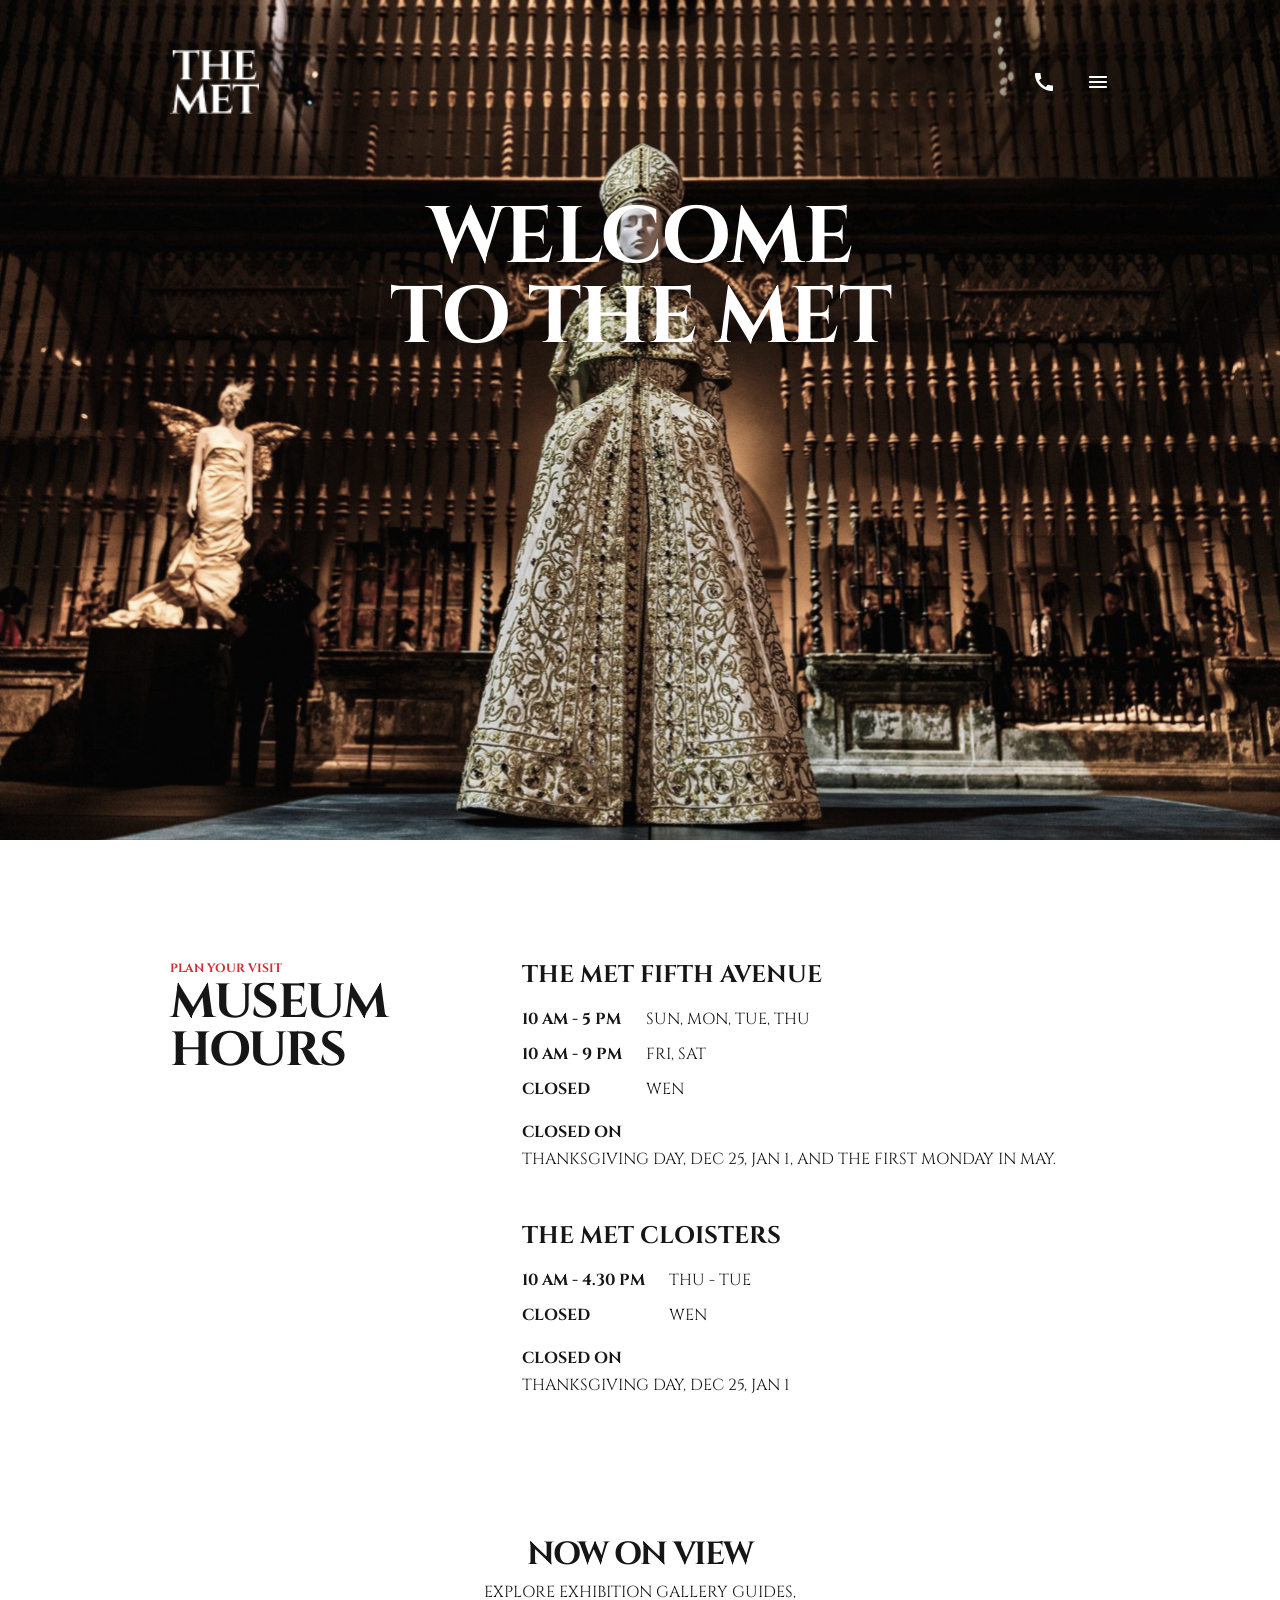
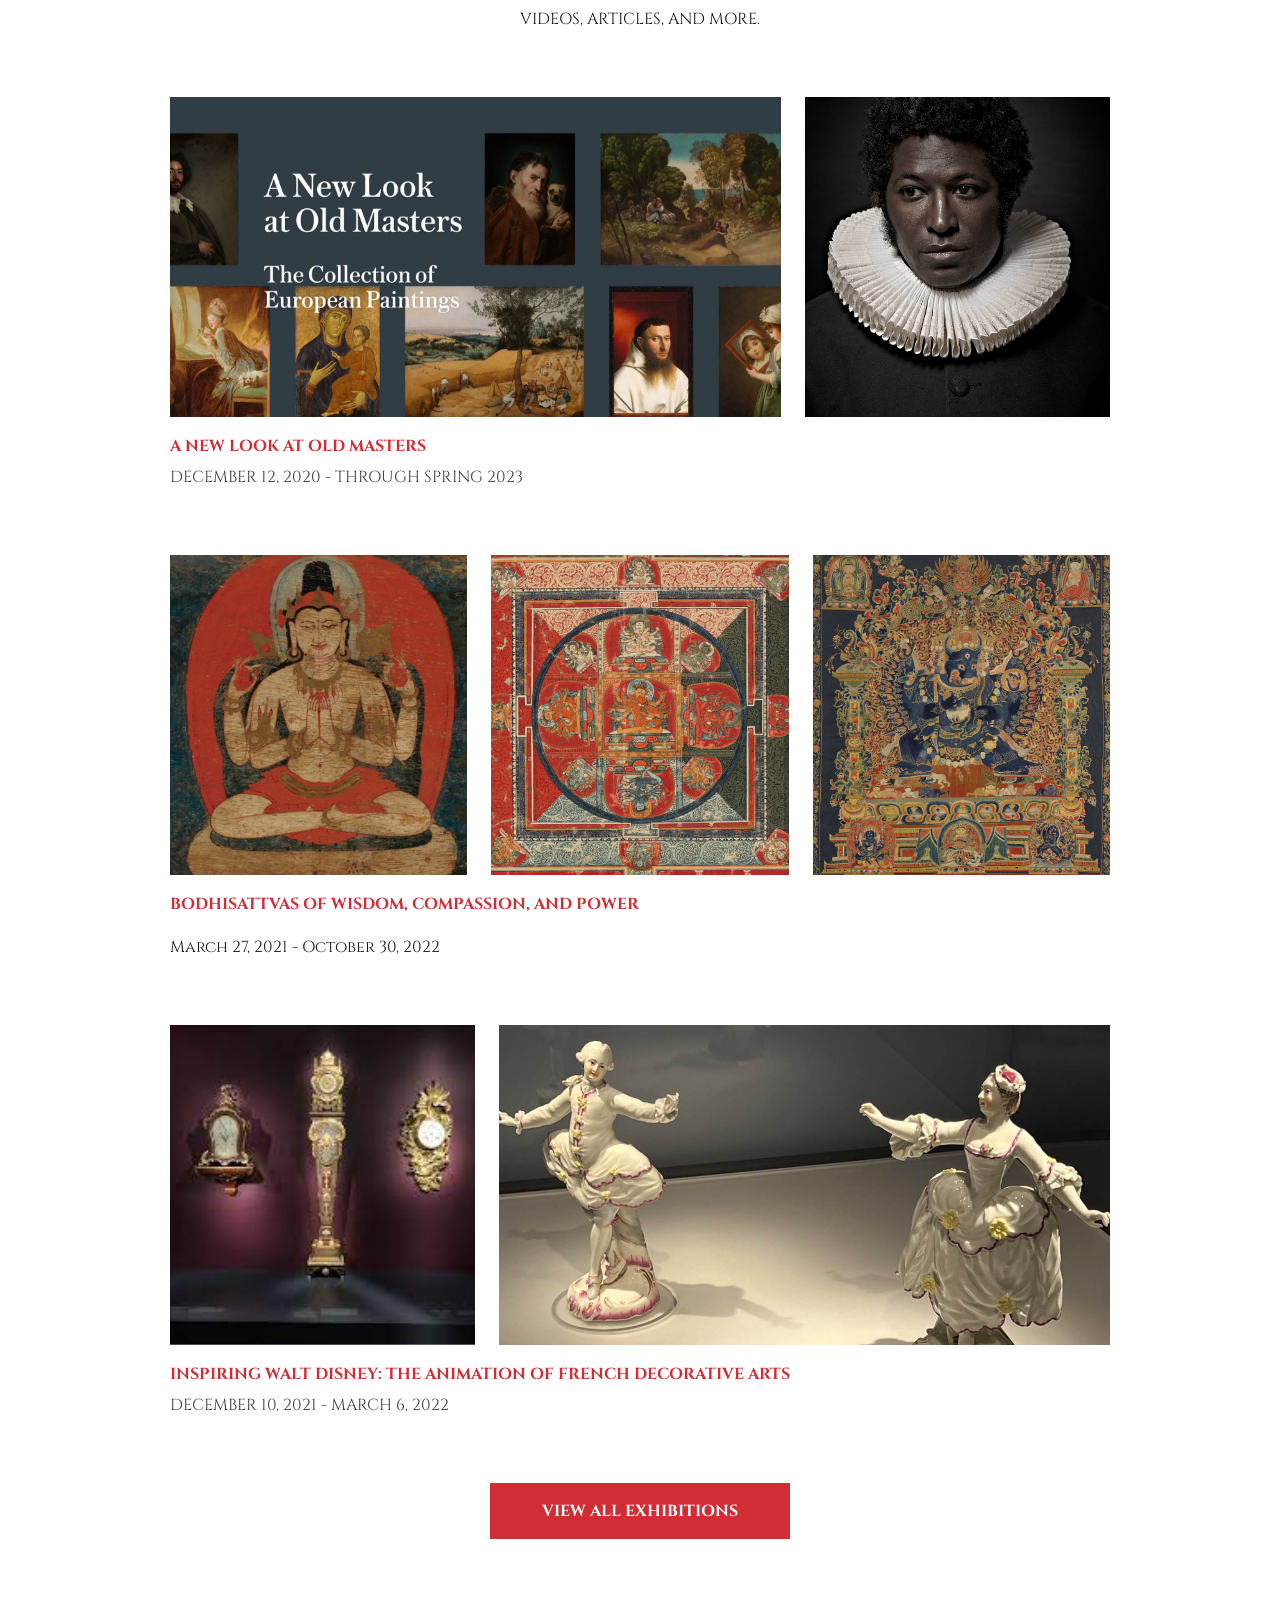
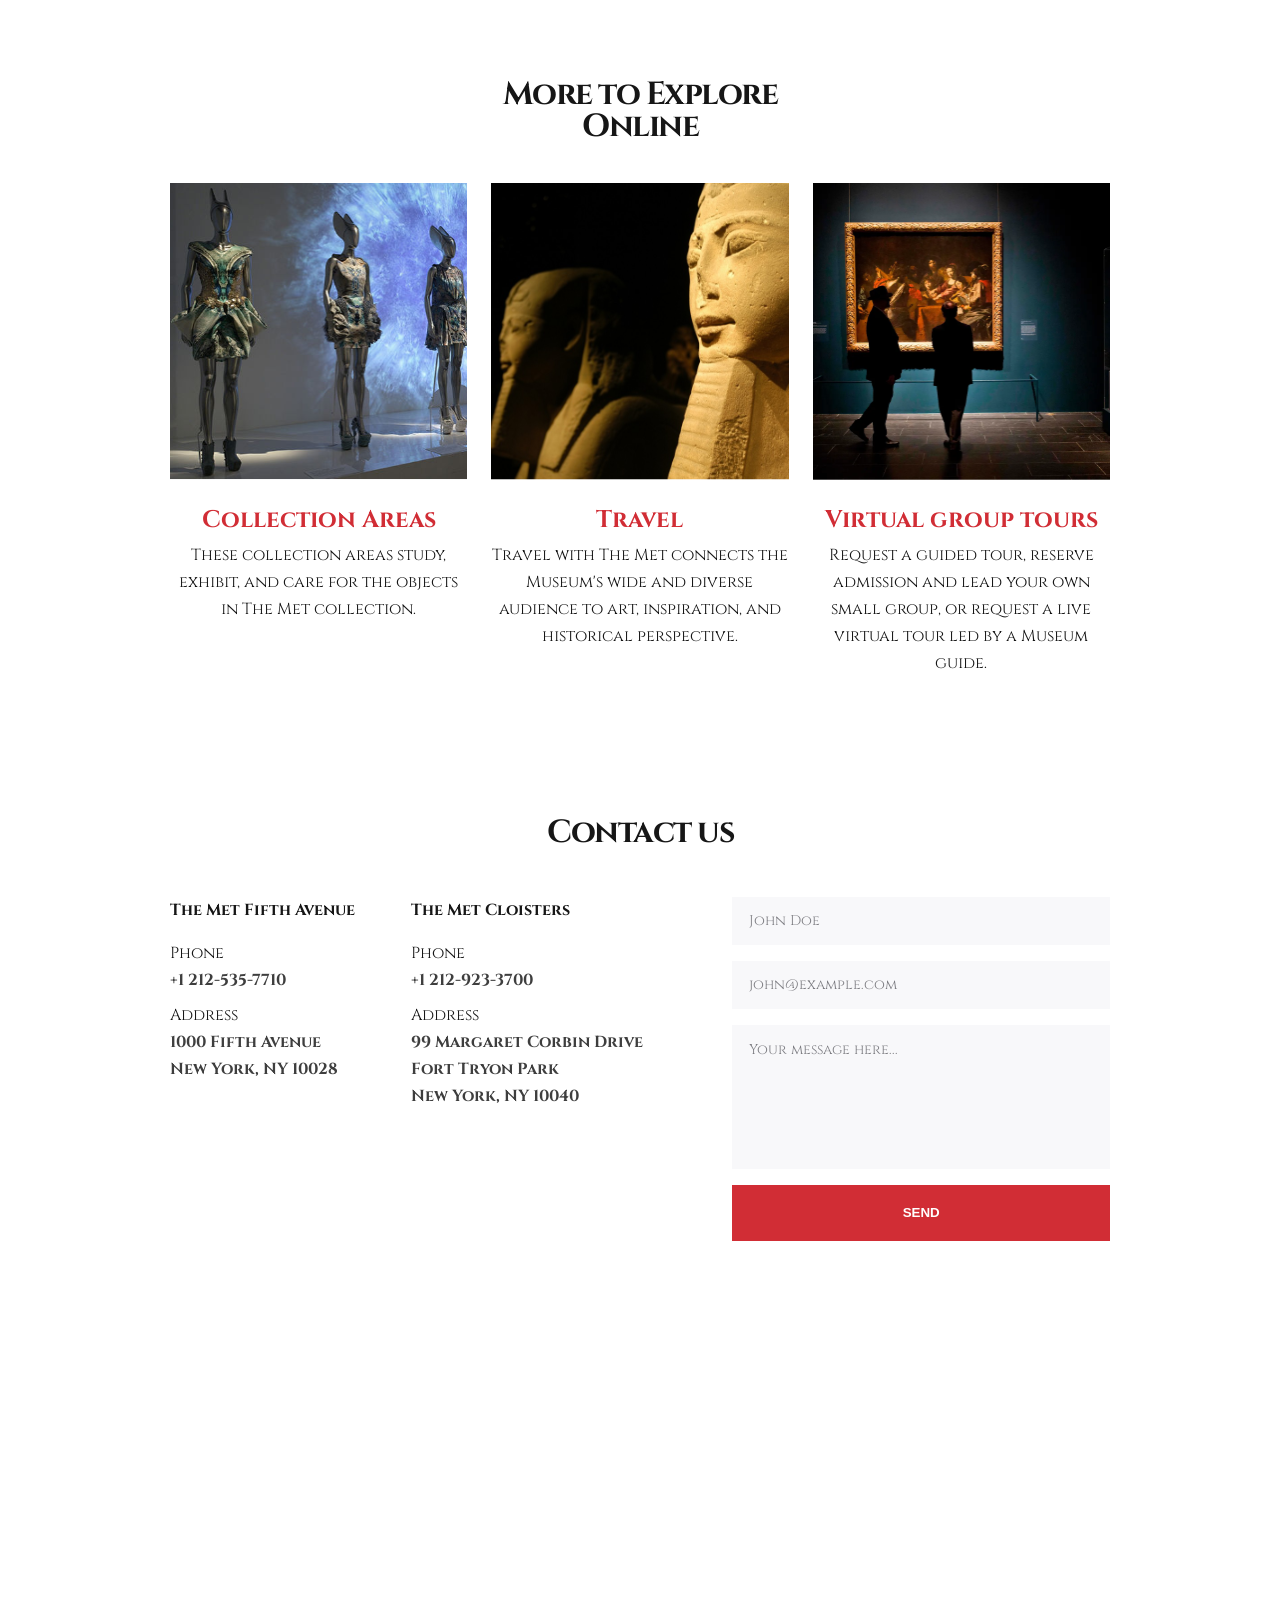
<file: index.html>
<!doctype html><html lang="en" class="page"><head><meta charset="utf-8"><meta name="viewport" content="width=device-width, initial-scale=1.0"><title>The MET</title><link rel="preconnect" href="https://fonts.googleapis.com"><link rel="preconnect" href="https://fonts.gstatic.com" crossorigin><link href="https://fonts.googleapis.com/css2?family=Cinzel:wght@400;700&display=swap" rel="stylesheet"><link rel="stylesheet" href="index.f1b5ea1b.css"><script src="index.cabb280d.js" defer></script><link rel="icon" type="image" href="the-met.ca2aa2a1.png"></head><body class="page__body"> <header class="header"> <div class="container"> <div class="header__content"> <div class="top-bar"> <a href="#home" class="logo"> <img src="the-met.ca2aa2a1.png" alt="The MET" class="logo__image"> </a> <div class="header__actions"> <div class="icon"> <div class="icon__tool"> <a href="tel:+12125357710" class="icon__phone">The Met Fifth Avenue<br>+1 212-535-7710</a> <a href="tel:+12129233700" class="icon__phone">The Met Cloisters<br>+1 212-923-3700</a> </div> </div> <a href="#menu" class="header__menu"></a> </div> </div> <h1 class="header__title" id="home"> Welcome<br>to The MET </h1> </div> </div> </header> <aside class="menu page__menu" id="menu"> <div class="container"> <div class="menu__content"> <div class="menu__top top-bar"> <a href="#home" class="logo"> <img src="the-met.ca2aa2a1.png" alt="The MET" class="logo__image"> </a> <a href="#home" class="menu__close"></a> </div> <nav class="nav nav__menu"> <ul class="nav__list"> <li class="nav__items"> <a class="nav__link" href="#home">Home</a> </li> <li class="nav__items"> <a class="nav__link" href="#about-us">About Us</a> </li> <li class="nav__items"> <a class="nav__link" href="#now-on-view">Now on view</a> </li> <li class="nav__items"> <a class="nav__link" href="#explore-online">Explore Online</a> </li> <li class="nav__items"> <a class="nav__link" href="#contacts">Contacts</a> </li> </ul> </nav> <ul class="burger__links"> <li> <a href="tel:+12125357710" class="nav__phone"> <span>The Met Fifth Avenue</span> +1 212-535-7710 </a> </li> <li> <a href="tel:+12129233700" class="nav__phone"> <span>The Met Cloisters</span> +1 212-923-3700 </a> </li> </ul> <a href="tel:+12125357710" class="nav__order"> call to order </a> </div> </div> </aside>   <main class="main"> <section class="about page__section" id="about-us"> <div class="container grid"> <div class="about__title"> <div class="about__title--hint">Plan your visit</div> <h2 class="about__title--text"> Museum <br> hours </h2> </div> <div class="about__content"> <h3 class="about__name">The Met Fifth Avenue</h3> <div class="about__schedule"> <div class="about__info"> <div class="about__item about__item--bold">10 am - 5 pm</div> <div class="about__item about__item--bold">10 am - 9 pm</div> <div class="about__item about__item--bold">Closed</div> </div> <div class="about__info"> <div class="about__item">Sun, Mon, Tue, Thu</div> <div class="about__item">Fri, Sat</div> <div class="about__item">Wen</div> </div> </div> <div class="about__item about__item--bold">Closed on</div> <p class="about__closed">Thanksgiving Day, Dec 25, Jan 1, and the first Monday in May.</p> <h3 class="about__name">The Met Cloisters</h3> <div class="about__schedule"> <div class="about__info"> <div class="about__item about__item--bold">10 am - 4.30 pm</div> <div class="about__item about__item--bold">Closed</div> </div> <div class="about__info"> <div class="about__item">Thu - Tue</div> <div class="about__item">Wen</div> </div> </div> <div class="about__item about__item--bold">Closed on</div> <p class="about__closed">Thanksgiving Day, Dec 25, Jan 1</p> </div> </div> </section>   <section class="page__section view" id="now-on-view"> <div class="container"> <h2 class="page__section--title">Now On View</h2> <p class="view__subtitle"> Explore exhibition gallery guides,<br> videos, articles, and more. </p> <article class="place place__masters"> <div class="place__gallery"> <a href="#" class="place__media"> <img src="a-new-look.90fe3d80.svg" alt="A New Look at Old Masters" class="place__photo"> </a> <a href="#" class="place__media"> <img src="old-master.2ca5bf12.svg" alt="Old Master Portrait" class="place__photo"> </a> </div> <a href="#" class="place__link"> A New Look at Old Masters </a> <p class="place__text">December 12, 2020 - Through Spring 2023</p> </article> <article class="place place__three"> <div class="place__gallery"> <a href="#" class="place__media"> <img src="bodhisattvas.02f44242.svg" alt="Bodhisattvas" class="place__photo"> </a> <a href="#" class="place__media"> <img src="compassion.2fc5017c.svg" alt="Compassion" class="place__photo"> </a> <a href="#" class="place__media"> <img src="power.6c499e96.svg" alt="Power" class="place__photo"> </a> </div> <a href="#" class="place__link"> Bodhisattvas of Wisdom, Compassion, and Power </a> <p class="view__schedule">March 27, 2021 - October 30, 2022</p> </article> <article class="place place__disney"> <div class="place__gallery"> <a href="#" class="place__media"> <img src="inspiring.e48a8b23.svg" alt="Inspiring Walt Disney" class="place__photo"> </a> <a href="#" class="place__media"> <img src="arts.ec538145.svg" alt="The Animation of French Decorative Arts" class="place__photo"> </a> </div> <a href="#" class="place__link"> Inspiring Walt Disney: The Animation of French Decorative Arts </a> <p class="place__text">December 10, 2021 - March 6, 2022</p> </article> <a href="#now-on-view" class="button"> View all exhibitions </a> </div> </section>   <section class="online page__section" id="explore-online"> <div class="container"> <h2 class="page__section--title page__section--title--online"> More to Explore Online </h2> <div class="grid online__grid"> <article class="online__card"> <a href="#" class="online__media"> <img src="collection-areas.aeee4a7e.svg" alt="Collection Areas" class="online__image"> </a> <a href="#" class="online__link"> Collection Areas </a> <p class="online__text">These collection areas study, exhibit, and care for the objects in The Met collection.</p> </article> <article class="online__card"> <a href="#" class="online__media"> <img src="travel.910d6be9.svg" alt="Travel" class="online__image"> </a> <a href="#" class="online__link"> Travel </a> <p class="online__text">Travel with The Met connects the Museum's wide and diverse audience to art, inspiration, and historical perspective.</p> </article> <article class="online__card"> <a href="#" class="online__media"> <img src="group-tour.87c7dd17.svg" alt="Virtual group tours" class="online__image"> </a> <a href="#" class="online__link"> Virtual group tours </a> <p class="online__text">Request a guided tour, reserve admission and lead your own small group, or request a live virtual tour led by a Museum guide.</p> </article> </div> </div> </section>   <section class="contacts page__section" id="contacts"> <div class="container"> <h2 class="page__section--title page__section--title--contacts"> Contact us </h2> <div class="contacts__block grid"> <div class="contacts__place contacts__place--1"> <h3 class="contacts__title">The Met Fifth Avenue</h3> <div class="contact__label">Phone</div> <a href="tel:+12125357710" class="contacts__link"> +1 212-535-7710 </a> <div class="contact__label">Address</div> <a href="https://maps.google.com/?q=1000+Fifth+Avenue,+New+York,+NY+10028" target="_blank" class="contacts__link"> 1000 Fifth Avenue <br> New York, NY 10028 </a> </div> <div class="contacts__place contacts__place--2"> <h3 class="contacts__title">The Met Cloisters</h3> <div class="contact__label">Phone</div> <a href="tel:+12129233700" class="contacts__link"> +1 212-923-3700 </a> <div class="contact__label">Address</div> <a href="https://maps.google.com/?q=99+Margaret+Corbin+Drive,+New+York,+NY+10040" target="_blank" class="contacts__link"> 99 Margaret Corbin Drive <br> Fort Tryon Park <br> New York, NY 10040 </a> </div> <div class="contacts__place contacts__place--3"> <form onsubmit="this.reset(); return false;"> <input class="contacts__field form__field" aria-label="Name" type="text" placeholder="John Doe" required> <input class="contacts__field form__field" aria-label="Email" type="email" placeholder="john@example.com" required> <textarea class="contacts__field form__field form__field--textarea" aria-label="Message" placeholder="Your message here..." required></textarea> <button type="submit" class="button"> Send </button> </form> </div> </div> </div> </section> </main>  <footer class="footer"> <div class="container footer__content"> <a href="#home" class="logo"> <img class="logo__image" src="the-met.ca2aa2a1.png" alt="The MET"> </a> </div> </footer> </body></html>
</file>
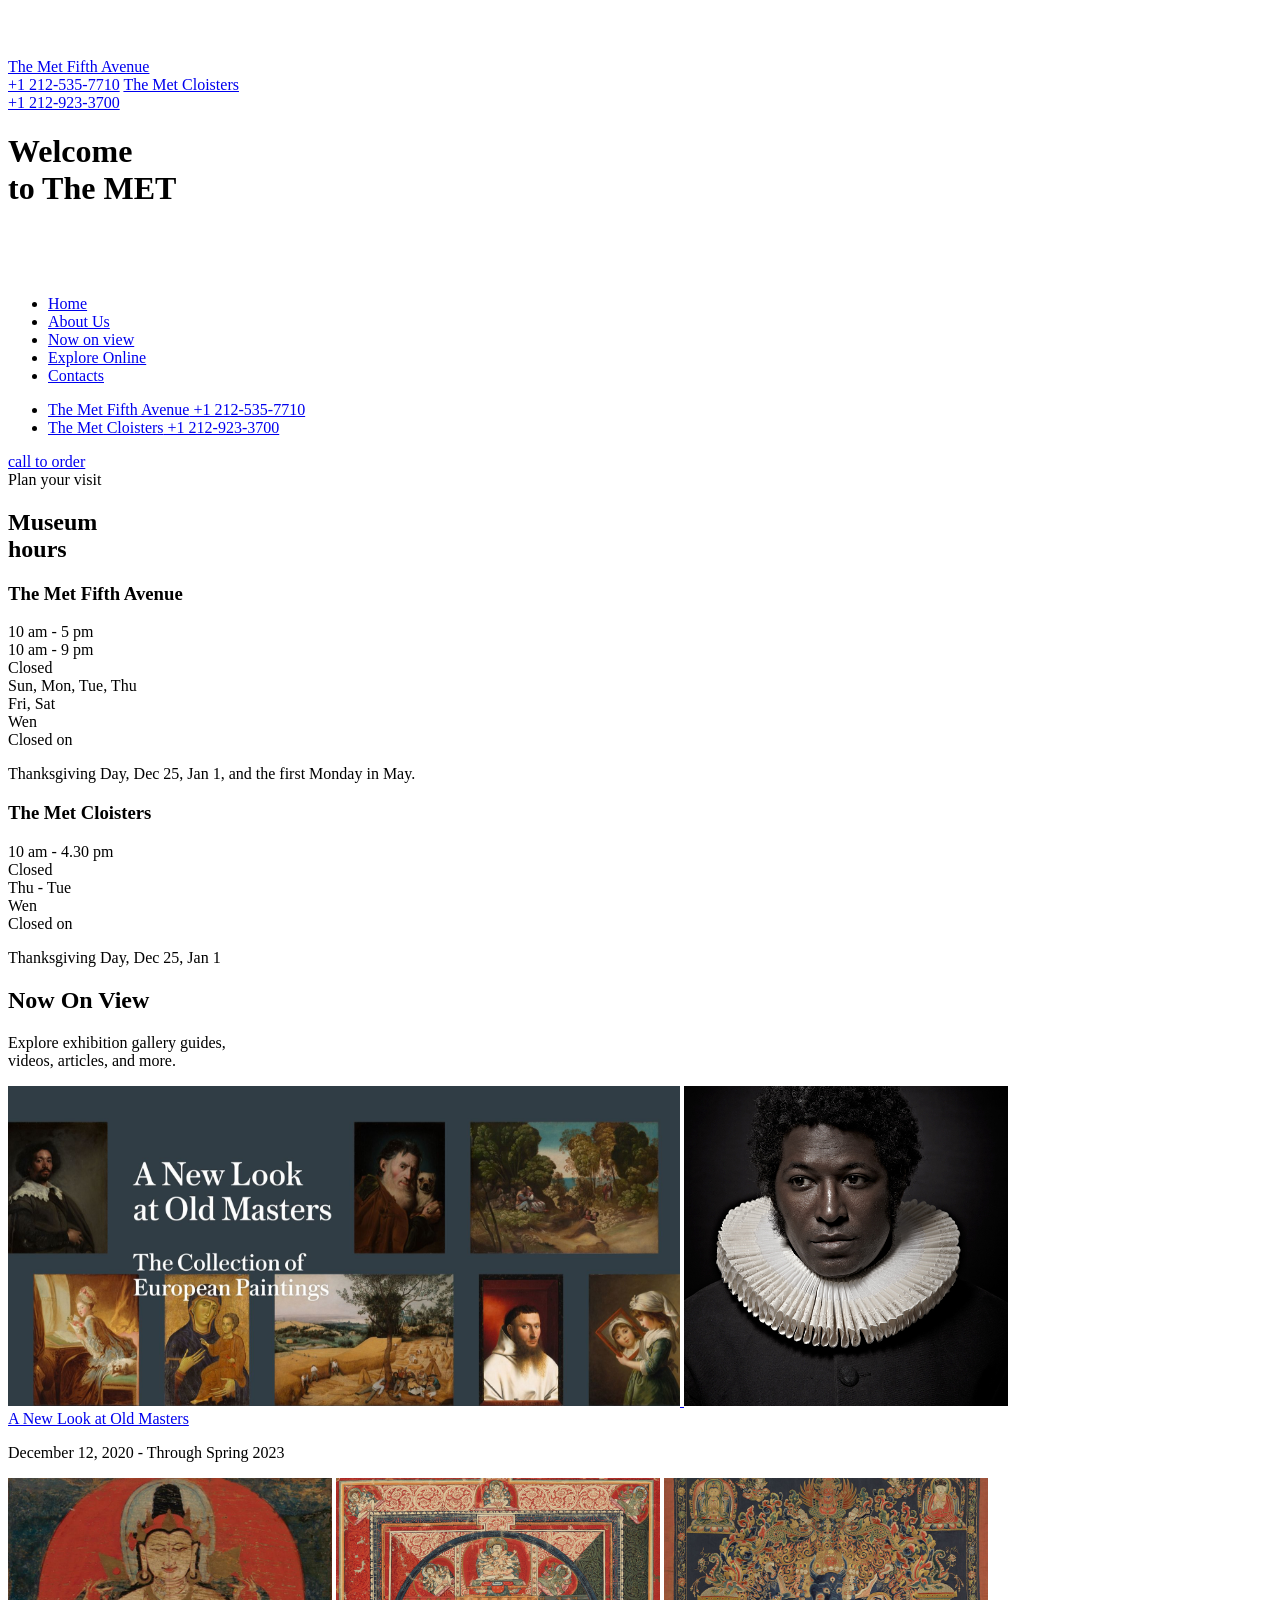
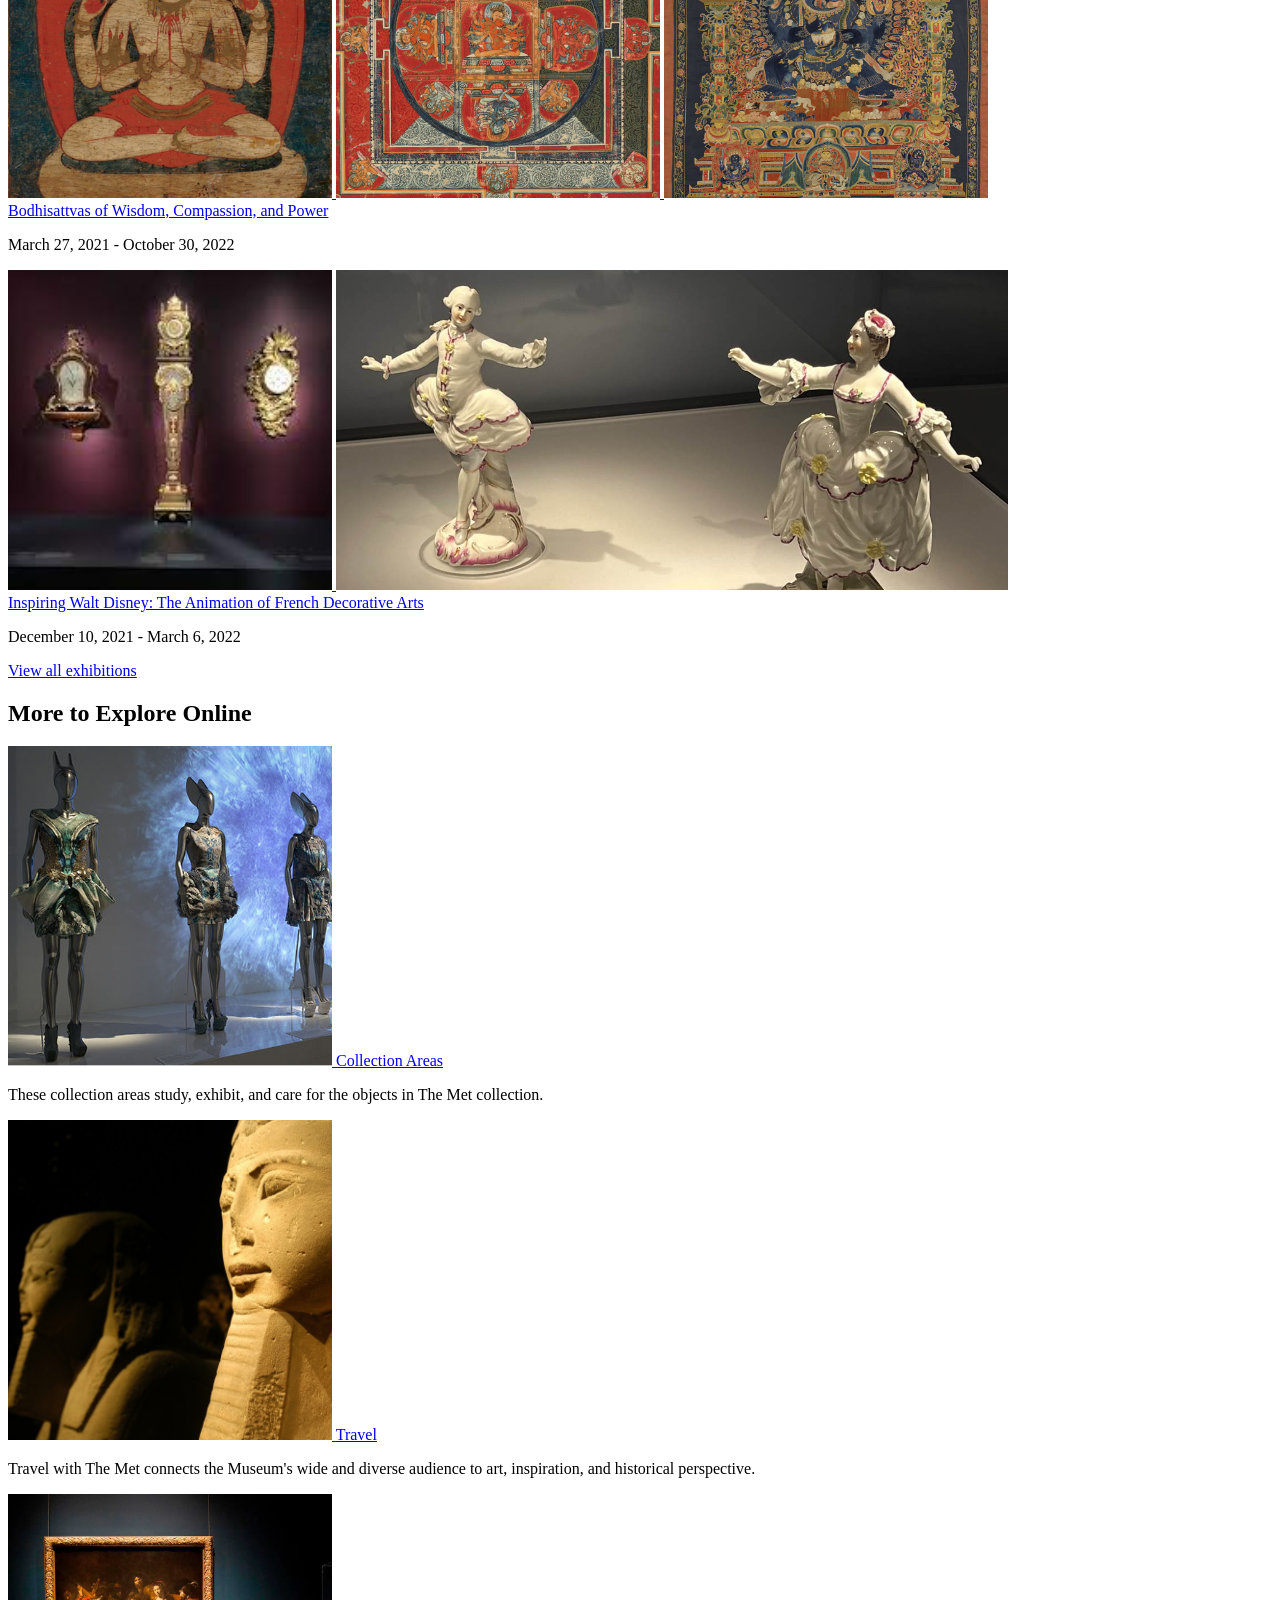
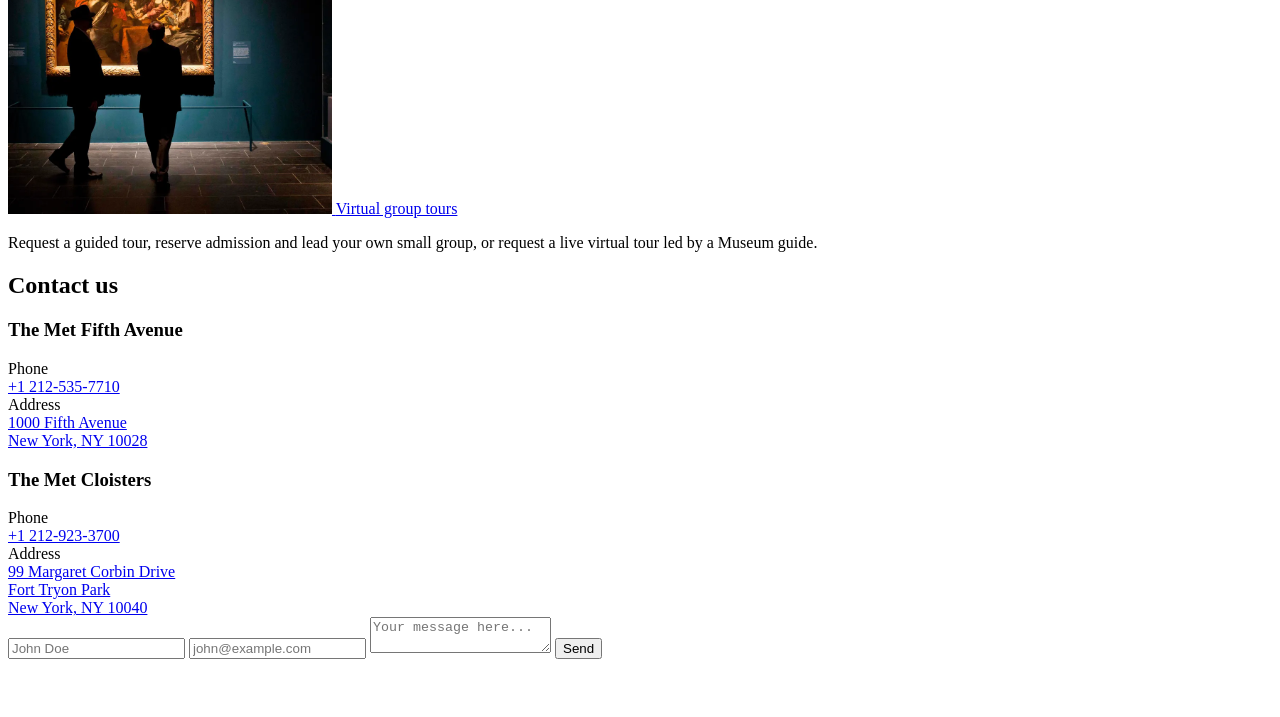
<file: src/index.html>
<!-- #region head-->
<!doctype html>
<html lang="en" class="page">
  <head>
    <meta charset="UTF-8" />
    <meta
      name="viewport"
      content="width=device-width, initial-scale=1.0"
    />
    <title>The MET</title>
    <link rel="preconnect" href="https://fonts.googleapis.com">
    <link rel="preconnect" href="https://fonts.gstatic.com"
    crossorigin="anonymous">
    <link href="https://fonts.googleapis.com/css2?family=Cinzel:wght@400;700&display=swap" rel="stylesheet">
    <link
      rel="stylesheet"
      href="./styles/main.scss"
    />
    <script
      src="./scripts/main.js"
      defer
    ></script>
    <link rel="icon" type="image"
    href="/src/images/icons/the-met.png" />
  </head>
  <!-- #endregion head -->
  <body class="page__body">
    <header class="header">
      <div class="container">
        <div class="header__content">
          <div class="top-bar">
            <a href="#home" class="logo">
              <img src="/src/images/icons/the-met.png" alt="The MET"
              class="logo__image">
            </a>

            <div class="header__actions">
              <div class="icon">
                <div class="icon__tool">
                  <a href="tel:+12125357710" class="icon__phone">The Met Fifth Avenue<br>+1 212-535-7710</a>
                  <a href="tel:+12129233700" class="icon__phone">The Met Cloisters<br>+1 212-923-3700</a>
                </div>
              </div>
              <a href="#menu" class="header__menu"></a>
            </div>
          </div>
          <h1 class="header__title" id="home">
            Welcome<br>to The MET
          </h1>
        </div>
      </div>
    </header>

    <aside class="page__menu menu" id="menu">
      <div class="container">
        <div class="menu__content">
          <div class="menu__top top-bar">
            <a href="#home" class="logo">
              <img src="/src/images/icons/the-met.png" alt="The MET"
              class="logo__image">
            </a>
            <a href="#home" class="menu__close"></a>
          </div>

          <nav class="nav nav__menu">
            <ul class="nav__list">
              <li class="nav__items">
                <a class="nav__link" href="#home">Home</a>
              </li>
              <li class="nav__items">
                <a class="nav__link" href="#about-us">About Us</a>
              </li>
              <li class="nav__items">
                <a class="nav__link" href="#now-on-view">Now on view</a>
              </li>
              <li class="nav__items">
                <a class="nav__link" href="#explore-online">Explore Online</a>
              </li>
              <li class="nav__items">
                <a class="nav__link" href="#contacts">Contacts</a>
              </li>
            </ul>
          </nav>

          <ul class="burger__links">
            <li>
              <a href="tel:+12125357710" class="nav__phone">
                <span>The Met Fifth Avenue</span>
                +1 212-535-7710
              </a>
            </li>
            <li>
              <a href="tel:+12129233700" class="nav__phone">
                <span>The Met Cloisters</span>
                +1 212-923-3700
              </a>
            </li>
          </ul>
          <a href="tel:+12125357710" class="nav__order">
            call to order
          </a>
        </div>
      </div>
    </aside>
    <!-- #endregion top -->
    <!-- #region about us -->
    <main class="main">
      <section class="page__section about  " id="about-us">
        <div class="container grid">
          <div class="about__title">
            <div class="about__title--hint">Plan your visit</div>
            <h2 class="about__title--text">
              Museum
              <br/>
              hours
            </h2>
          </div>
          <div class="about__content">
            <h3 class="about__name">The Met Fifth Avenue</h3>
            <div class="about__schedule">
              <div class="about__info">
                <div class="about__item about__item--bold">10 am - 5 pm</div>
                <div class="about__item about__item--bold">10 am - 9 pm</div>
                <div class="about__item about__item--bold">Closed</div>
              </div>
              <div class="about__info">
                <div class="about__item">Sun, Mon, Tue, Thu</div>
                <div class="about__item">Fri, Sat</div>
                <div class="about__item">Wen</div>
              </div>
            </div>
            <div class="about__item about__item--bold">Closed on</div>
            <p class="about__closed">Thanksgiving Day, Dec 25, Jan 1, and the first Monday in May.</p>
            <h3 class="about__name">The Met Cloisters</h3>
            <div class="about__schedule">
              <div class="about__info">
                <div class="about__item about__item--bold">10 am - 4.30 pm</div>
                <div class="about__item about__item--bold">Closed</div>
              </div>
              <div class="about__info">
                <div class="about__item">Thu - Tue</div>
                <div class="about__item">Wen</div>
              </div>
            </div>
            <div class="about__item about__item--bold">Closed on</div>
            <p class="about__closed">Thanksgiving Day, Dec 25, Jan 1</p>
          </div>
        </div>
      </section>
      <!-- #endregion about us -->
      <!-- #region now on view -->
      <section class="page__section view  " id="now-on-view">
        <div class="container">
          <h2 class="page__section--title">Now On View</h2>
          <p class="view__subtitle">
            Explore exhibition gallery guides,<br> videos, articles, and more.
          </p>

          <article class="place place__masters  ">
            <div class="place__gallery">
              <a href="#" class="place__media">
                <img src="/src/images/products/a-new-look.svg" alt="A New Look at Old Masters"
                class="place__photo">
              </a>
              <a href="#" class="place__media">
                <img src="/src/images/products/old-master.svg" alt="Old Master Portrait"
                class="place__photo">
              </a>
            </div>
            <a
              href="#"
              class="place__link">
              A New Look at Old Masters
            </a>
            <p class="place__text">December 12, 2020 - Through Spring 2023</p>
          </article>

          <article class="place place__three  ">
            <div class="place__gallery">
              <a href="#" class="place__media">
                <img src="/src/images/products/bodhisattvas.svg" alt="Bodhisattvas"
                class="place__photo">
              </a>
              <a href="#" class="place__media">
                <img src="/src/images/products/compassion.svg" alt="Compassion"
                class="place__photo">
              </a>
              <a href="#" class="place__media">
                <img src="/src/images/products/power.svg" alt="Power"
                class="place__photo">
              </a>
            </div>
            <a
              href="#"
              class="place__link">
              Bodhisattvas of Wisdom, Compassion, and Power
            </a>
            <p class="view__schedule">March 27, 2021 - October 30, 2022</p>
          </article>

          <article class="place place__disney  ">
            <div class="place__gallery">
              <a href="#" class="place__media">
                <img src="/src/images/products/inspiring.svg" alt="Inspiring Walt Disney"
                class="place__photo">
              </a>
              <a href="#" class="place__media">
                <img src="/src/images/products/arts.svg" alt="The Animation of French Decorative Arts"
                class="place__photo">
              </a>
            </div>
            <a
              href="#"
              class="place__link">
              Inspiring Walt Disney: The Animation of French Decorative Arts
            </a>
            <p class="place__text">December 10, 2021 - March 6, 2022</p>
          </article>
          <a
            href="#now-on-view"
            class="button"
          >
            View all exhibitions
          </a>
        </div>
      </section>
      <!-- #endregion now on view-->
      <!-- #region explore -->
      <section class="page__section online  "  id="explore-online">
        <div class="container">
          <h2 class="page__section--title page__section--title--online">
            More to Explore Online
          </h2>
          <div class="online__grid grid">
            <article class="online__card">
              <a
                href="#"
                class="online__media">
                <img
                  src="/src/images/products/collection-areas.svg"
                  alt="Collection Areas"
                  class="online__image">
              </a>
              <a
                href="#"
                class="online__link">
                Collection Areas
              </a>
              <p class="online__text">These collection areas study, exhibit, and care for the objects in The Met collection.</p>
            </article>

            <article class= "online__card  ">
              <a
                href="#"
                class="online__media"
              >
                <img
                    src="/src/images/products/travel.svg"
                    alt="Travel"
                    class="online__image">
              </a>
              <a
                href="#"
                class="online__link">
                Travel
              </a>
              <p class="online__text">Travel with The Met connects the Museum's wide and diverse audience to art, inspiration, and historical perspective.</p>
            </article>
            <article class="online__card  ">
              <a
                href="#"
                class="online__media">
                <img
                  src="/src/images/products/group-tour.svg"
                  alt="Virtual group tours"
                  class="online__image">
              </a>
              <a
                href="#"
                class="online__link">
                Virtual group tours
              </a>
              <p class="online__text">Request a guided tour, reserve admission and lead your own small group, or request a live virtual tour led by a Museum guide.</p>
            </article>
          </div>
        </div>
      </section>
      <!-- #endregion explore -->
      <!-- #region contacts -->
      <section class="page__section contacts  " id="contacts">
        <div class="container">
          <h2 class="page__section--title page__section--title--contacts">
            Contact us
          </h2>
          <div class="contacts__block grid">
            <div class="contacts__place contacts__place--1">
              <h3 class="contacts__title">The Met Fifth Avenue</h3>
              <div class="contact__label">Phone</div>
              <a
                href="tel:+12125357710"
                class="contacts__link"
              >
                +1 212-535-7710
              </a>
              <div class="contact__label">Address</div>
              <a
                href="https://maps.google.com/?q=1000+Fifth+Avenue,+New+York,+NY+10028"
                target="_blank"
                class="contacts__link"
              >
                1000 Fifth Avenue
                <br />
                New York, NY 10028
              </a>
            </div>
            <div class="contacts__place contacts__place--2">
              <h3 class="contacts__title">The Met Cloisters</h3>
              <div class="contact__label">Phone</div>
              <a
                href="tel:+12129233700"
                class="contacts__link"
              >
                +1 212-923-3700
              </a>
              <div class="contact__label">Address</div>
              <a
                href="https://maps.google.com/?q=99+Margaret+Corbin+Drive,+New+York,+NY+10040"
                target="_blank"
                class="contacts__link"
              >
                99 Margaret Corbin Drive
                <br />
                Fort Tryon Park
                <br />
                New York, NY 10040
              </a>
            </div>
            <div class="contacts__place contacts__place--3">
              <form onsubmit="this.reset(); return false;">
                <input class="form__field contacts__field"
                aria-label="Name"
                type="text"
                placeholder="John Doe"
                required />
                <input class="form__field contacts__field"
                aria-label="Email"
                type="email"
                placeholder="john@example.com"
                required />
                <textarea class="form__field form__field--textarea contacts__field"
                aria-label="Message"
                placeholder="Your message here..."
                required
                ></textarea>
                <button type="submit" class="button">
                  Send
                </button>
              </form>
            </div>
          </div>
        </div>
      </section>
    </main>
    <!-- #endregion contacts -->

    <footer class="footer">
      <div class="container footer__content">
        <a
          href="#home"
          class="logo"
        >
          <img
            class="logo__image"
            src="/src/images/icons/the-met.png"
            alt="The MET"
          />
        </a>
      </div>
    </footer>
  </body>
</html>
</file>
<file: index.f1b5ea1b.css>
.page{scroll-behavior:smooth;color:#161616;font-family:Cinzel,serif;font-size:16px;font-style:normal;font-weight:400;line-height:27px}.page:has(.page__menu:target){overflow:hidden}.page__body{margin:0}.page__menu{z-index:10;max-height:100vh;transition:transform .3s;position:fixed;top:0;bottom:0;left:0;right:0;overflow-y:auto;transform:translate(-100%)}.page__menu:target{transform:translate(0)}.page__section{margin-bottom:100px}@media (min-width:744px){.page__section{margin-bottom:140px}}.page__section:first-child{padding-top:64px}@media (min-width:744px){.page__section:first-child{padding-top:100px}}@media (min-width:1024px){.page__section:first-child{padding-top:120px}}.page__section--title{letter-spacing:-1.5px;text-align:center;margin:0 0 8px;padding:0;font-size:32px;font-weight:700;line-height:32px}.page__section--title--contacts{margin-bottom:48px}.page__section--title--online{margin:0 auto 40px}@media (min-width:744px){.page__section--title--online{max-width:270px}}@media (min-width:1024px){.page__section--title--online{max-width:300px}}.reveal{opacity:1;transition:opacity .4s,transform .4s;transform:translateY(0)}@media (prefers-reduced-motion:reduce){.page{scroll-behavior:auto}.page__menu{transition:none}}.icon{background-image:url(phone-call.cc4ea346.png);background-position:50%;background-repeat:no-repeat;background-size:cover;width:18px;height:18px;text-decoration:none;display:inline-block;position:relative}@media (min-width:744px){.icon{width:24px;height:24px}}.icon__phone{color:#fff;font-size:12px;line-height:1.3;text-decoration:none;transition:color .3s;display:block}.icon__phone:not(:last-child){margin-bottom:12px}.icon__phone:hover{color:#a89d9d}.icon__tool{white-space:nowrap;text-align:right;text-transform:uppercase;pointer-events:none;opacity:0;visibility:hidden;width:max-content;padding-right:16px;font-weight:700;transition:opacity .3s,visibility .3s;position:absolute;top:50%;right:100%;transform:translateY(-50%)}@media (min-width:1024px){.icon:hover .icon__tool{cursor:pointer;opacity:1;visibility:visible;pointer-events:all;display:block}}.header{background-image:url(header-bg.9498ff63.svg);background-position:50%;background-repeat:no-repeat;background-size:cover;height:568px}@media (min-width:744px){.header{height:840px}}.header__actions{-ms-flex-align:center;align-items:center;gap:30px;display:-ms-flexbox;display:flex}.header__content{box-sizing:border-box;-ms-flex-direction:column;flex-direction:column;height:100%;padding:24px 0;display:-ms-flexbox;display:flex;position:relative}@media (min-width:744px){.header__content{padding:50px 0}}.header__menu{background-image:url(burger-menu.2a2e46a4.png);background-position:50%;background-repeat:no-repeat;background-size:cover;width:18px;height:12px;transition:background-image .3s;display:block}@media (min-width:744px){.header__menu{width:24px;height:16px}}.header__menu:hover{background-image:url(burger-menu-hover.829a97fb.png)}.header__title{color:#fff;letter-spacing:-1.5px;text-align:center;text-transform:uppercase;margin:0;font-size:40px;font-weight:700;line-height:40px;position:absolute;top:200px;left:0;right:0}@media (min-width:744px){.header__title{font-size:64px;line-height:64px;top:256px}}@media (min-width:1024px){.header__title{font-size:80px;line-height:80px;top:198px}}.menu{background-color:#d12d35;overflow:auto}.menu__content{box-sizing:border-box;min-height:100%;padding:0 0 40px;text-decoration:none}@media (min-width:744px){.menu__content{padding-bottom:50px}}.menu__top{z-index:1;background-color:#d12d35;-ms-flex-pack:justify;justify-content:space-between;-ms-flex-align:center;align-items:center;margin-bottom:16px;padding:24px 0;display:-ms-flexbox;display:flex;position:sticky;top:0}@media (min-width:744px){.menu__top{padding:50px 0 24px}}.menu__close{background-image:url(icon-close.75858de8.png);background-position:50%;background-repeat:no-repeat;background-size:cover;width:16px;height:16px;display:block}@media (min-width:744px){.menu__close{width:24px;height:24px}}.burger__links{margin:0 0 32px;padding:0;list-style:none}.nav__list{margin:0 0 40px;padding:0;list-style:none}.nav__items{margin-bottom:24px}.nav__link{color:#fff;letter-spacing:2px;text-transform:uppercase;border-bottom:1px solid transparent;padding-bottom:8px;font-size:22px;font-weight:700;line-height:22px;text-decoration:none;display:inline-block;position:relative}.nav__link:after{content:"";transform-origin:0;background-color:#fff;width:100%;height:1px;transition:transform .3s;position:absolute;bottom:0;left:0;transform:scaleX(0)}.nav__link:hover:after{border-color:#fff;transform:scaleX(1)}.nav__phone{text-transform:uppercase;color:#fff;letter-spacing:1px;-ms-flex-direction:column;flex-direction:column;gap:8px;width:max-content;margin-bottom:16px;font-size:16px;font-weight:700;line-height:1.4;text-decoration:none;transition:color .3s;display:-ms-flexbox;display:flex}.nav__phone:hover{color:#ffe566}.nav__order{letter-spacing:2px;text-transform:uppercase;color:#fff;border-bottom:1px solid #fff;margin-top:8px;padding-bottom:8px;font-size:12px;font-weight:700;line-height:16px;text-decoration:none;list-style:none;transition:border-color .3s;display:inline-block}.nav__order:hover{border-color:#fff}.about__title{grid-column:1/-1}@media (min-width:744px){.about__title{grid-column:1/span 3}}@media (min-width:1024px){.about__title{grid-column:1/5}}.about__content{grid-column:1/-1}@media (min-width:744px){.about__content{grid-column:4/span 3}}@media (min-width:1024px){.about__content{grid-column:6/span 12}}.about__title--hint{color:#d12d35;text-transform:uppercase;margin-bottom:2px;font-size:12px;font-weight:700;line-height:140%}.about__title--text{letter-spacing:-1.5px;text-transform:uppercase;margin:0 0 32px;padding:0;font-size:32px;font-weight:700;line-height:32px}@media (min-width:744px){.about__title--text{margin-bottom:0;font-size:48px;line-height:48px}}.about__name{text-transform:uppercase;margin:32px 0 16px;padding:0;font-size:24px;font-weight:700;line-height:30px}.about__name:first-child{margin-top:0}.about__schedule{-ms-flex-wrap:wrap;flex-wrap:wrap;gap:24px;margin-bottom:16px;display:-ms-flexbox;display:flex}@media (min-width:744px){.about__schedule{-ms-flex-wrap:nowrap;flex-wrap:nowrap}}.about__info{-ms-flex-direction:column;flex-direction:column;gap:8px;display:-ms-flexbox;display:flex}.about__item{text-transform:uppercase}.about__item--bold{font-weight:700}.about__closed{text-transform:uppercase;margin:0 0 48px}.about__closed:last-child{margin-bottom:0}.view .page__section--title{text-transform:uppercase}.view__subtitle{text-align:center;text-transform:uppercase;max-width:420px;margin:0 auto 48px}@media (min-width:744px){.view__subtitle{margin-bottom:64px}}.view .button{text-transform:uppercase;max-width:300px;margin:0 auto}.place{margin-bottom:48px}@media (min-width:744px){.place{margin-bottom:64px}}.place__gallery{grid-template-columns:1fr;gap:20px;margin-bottom:16px;display:grid}@media (min-width:744px){.place__gallery{gap:24px}.place__masters .place__gallery{grid-template-columns:2fr 1fr}.place__three .place__gallery{grid-template-columns:repeat(3,1fr)}.place__disney .place__gallery{grid-template-columns:1fr 2fr}}.place__media{aspect-ratio:1;display:block;overflow:hidden}@media (min-width:744px){.place__media{aspect-ratio:auto;height:186px}}@media (min-width:1024px){.place__media{height:320px}}.place__photo{object-fit:cover;width:100%;height:100%;transition:transform .3s;display:block}.place__photo:hover{transform:scale(1.05)}.place__link{text-transform:uppercase;color:#d12d35;font-weight:700;text-decoration:none;transition:color .3s;display:inline-block}.place__link:hover{color:#000}.place__text{text-transform:uppercase;color:#3e3e3e;margin:4px 0 0}@media (min-width:1024px){.online__grid{-ms-flex-align:start;align-items:start}}.online__card{grid-column:1/-1;margin-bottom:48px}.online__card:last-child{margin-bottom:0}@media (min-width:744px){.online__card{grid-column:2/-2}}@media (min-width:1024px){.online__card{grid-column:span 4;margin-bottom:0}}.online__media{aspect-ratio:1;margin-bottom:24px;display:block;overflow:hidden}.online__image{object-fit:cover;width:100%;height:100%;transition:transform .3s;display:block}.online__image:hover{transform:scale(1.05)}.online__link{text-align:center;color:#d12d35;margin-bottom:4px;font-size:24px;font-weight:700;line-height:140%;text-decoration:none;transition:color .3s;display:block}.online__link:hover{color:#000}.online__text{text-align:center;margin:0}.contacts__field{margin:0 0 16px}.contacts__place--1{grid-column:1/-1}@media (min-width:744px){.contacts__place--1{grid-column:1/span 3}}@media (min-width:1024px){.contacts__place--1{grid-column:1/span 3}}.contacts__place--2{grid-column:1/-1}@media (min-width:744px){.contacts__place--2{grid-column:1/span 3}}@media (min-width:1024px){.contacts__place--2{grid-column:4/span 4}}.contacts__place--3{grid-column:1/-1}@media (min-width:744px){.contacts__place--3{grid-area:1/4/span 2/span 3}}@media (min-width:1024px){.contacts__place--3{grid-area:auto/8/auto/span 5}}.contacts__title{margin:0 0 16px;font-size:1em;font-weight:700}.contacts__label{margin-bottom:4px;font-size:14px}.contacts__link{color:#3e3e3e;margin-bottom:8px;font-weight:700;text-decoration:none;transition:color .3s;display:block}.contacts__link:hover{color:#d12d35}.contacts__link:last-child{margin-bottom:48px}@media (min-width:1024px){.contacts__link:last-child{margin-bottom:0}}.form__field{box-sizing:border-box;background-color:#f8f8fa;border:1px solid transparent;width:100%;height:48px;padding:14px 16px;font-family:inherit;transition:border-color .3s;display:block}.form__field::placeholder{color:#7e7e83;font-size:14px;line-height:20px}.form__field::placeholder{color:#7e7e83;font-size:14px;line-height:20px}.form__field:hover{border-color:#d5d7de}.form__field:focus{border-color:#161616;outline:none}.form__field--textarea{resize:none;height:144px}.button{box-sizing:border-box;color:#fff;text-transform:uppercase;background-color:#d12d35;border:1px solid transparent;-ms-flex-pack:center;justify-content:center;-ms-flex-align:center;align-items:center;width:100%;height:56px;margin-bottom:100px;padding:0;font-weight:700;text-decoration:none;transition:background-color .3s;display:-ms-flexbox;display:flex}@media (min-width:744px){.button{margin-bottom:237px}}@media (min-width:1024px){.button{margin-bottom:150px}}.button:hover{background-color:#ae1c23}.button:active{background-color:#eb343d}.footer{z-index:-1;background-image:url(footer.7bb86524.svg);background-position:50%;background-repeat:no-repeat;background-size:cover;height:180px;position:sticky;bottom:0}@media (min-width:744px){.footer{height:359px}}.footer__content{-ms-flex-pack:center;justify-content:center;-ms-flex-align:center;align-items:center;height:100%;display:-ms-flexbox;display:flex}.main{z-index:1;background-color:#fff;position:relative}.container{box-sizing:border-box;margin:0 auto;padding:0 20px}@media (min-width:744px){.container{padding:0 40px}}@media (min-width:1024px){.container{max-width:1020px;padding:0 40px}}.logo{display:-ms-flexbox;display:flex}.logo__image{height:48px}@media (min-width:744px){.logo__image{height:64px}}.top-bar{-ms-flex-pack:justify;justify-content:space-between;-ms-flex-align:center;align-items:center;display:-ms-flexbox;display:flex}.grid{grid-template-columns:repeat(2,1fr);column-gap:20px;display:grid}@media (min-width:744px){.grid{grid-template-columns:repeat(6,1fr);column-gap:24px}}@media (min-width:1024px){.grid{grid-template-columns:repeat(12,1fr);column-gap:24px}}.contacts__link,.header__phone--link,.nav__menu--phone{transition:color .3s}.contacts__link:hover,.header__phone--link:hover,.nav__menu--phone:hover{color:#09e1e9}.place__photo,.online__image{transition:transform .3s}.place__photo:hover,.online__image:hover{transform:scale(1.05)}
/*# sourceMappingURL=index.f1b5ea1b.css.map */
</file>
